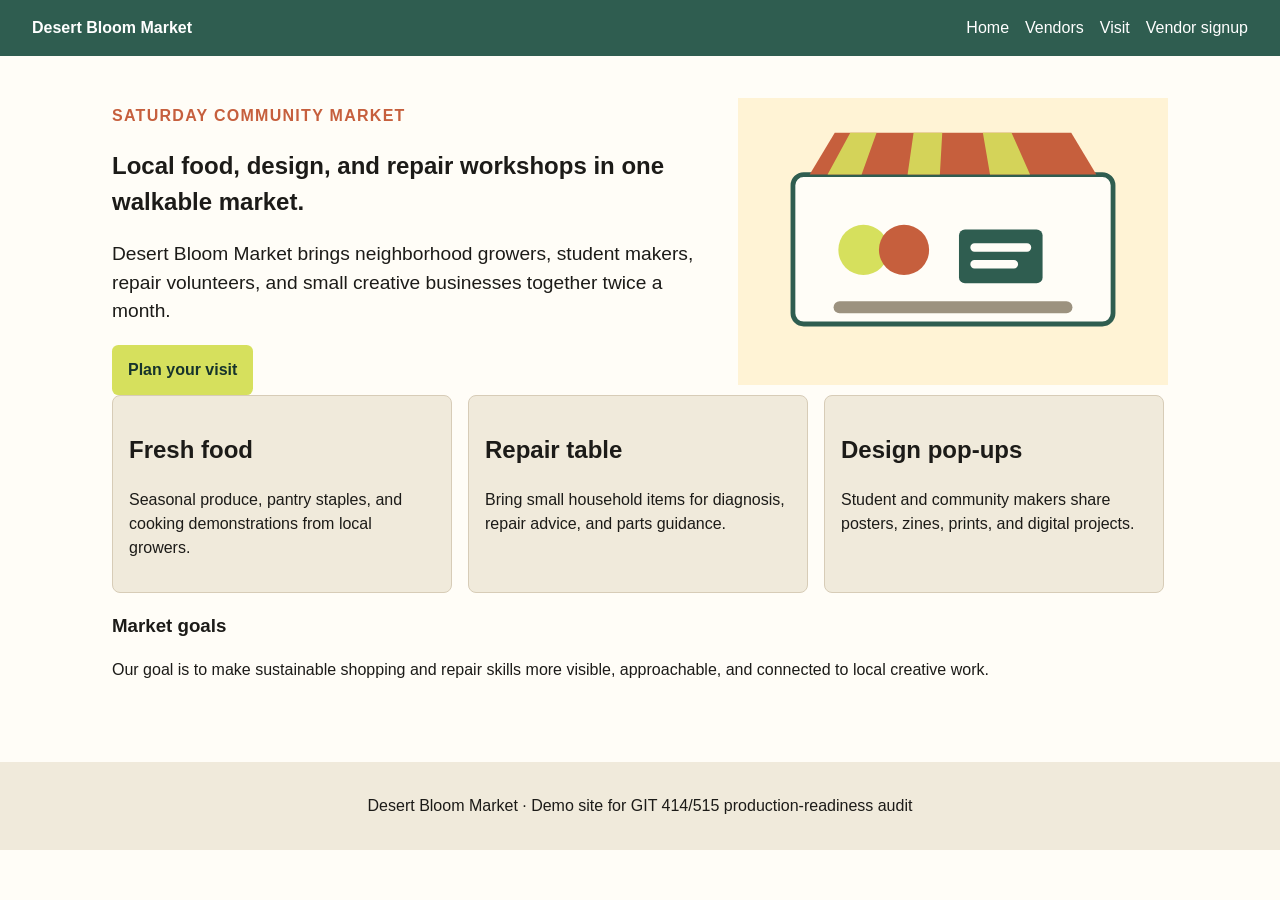
<file: index.html>
<!doctype html>
<html lang="en">
<head>
  <meta charset="utf-8">
  <title>Desert Bloom Market</title>
  <meta name="description" content="Desert Bloom Market is a local community-based market featuring food, repairs, and design pop-ups.">
  <link rel="stylesheet" href="assets/styles.css">
</head>
<body>
  <header class="site-header">
    <a class="logo" href="index.html">Desert Bloom Market</a>
    <nav aria-label="Main navigation">
      <a href="index.html">Home</a>
      <a href="vendors.html">Vendors</a>
      <a href="visit.html">Visit</a>
      <a href="signup.html">Vendor signup</a>
    </nav>
  </header>

  <main class="page">
    <section class="hero">
      <div>
        <p class="eyebrow">Saturday Community Market</p>
        <h1>Local food, design, and repair workshops in one walkable market.</h1>
        <p class="lede">Desert Bloom Market brings neighborhood growers, student makers, repair volunteers, and small creative businesses together twice a month.</p>
        <a class="button" href="visit.html">Plan your visit</a>
      </div>
      <img class="hero-image" src="assets/market-hero.svg" alt="market">
    </section>

    <section class="feature-row">
      <article class="feature-card">
        <h2>Fresh food</h2>
        <p>Seasonal produce, pantry staples, and cooking demonstrations from local growers.</p>
      </article>
      <article class="feature-card highlight">
        <h2>Repair table</h2>
        <p>Bring small household items for diagnosis, repair advice, and parts guidance.</p>
      </article>
      <article class="feature-card">
        <h2>Design pop-ups</h2>
        <p>Student and community makers share posters, zines, prints, and digital projects.</p>
      </article>
    </section>

    <section>
      <h3>Market goals</h3>
      <p>Our goal is to make sustainable shopping and repair skills more visible, approachable, and connected to local creative work.</p>
    </section>
  </main>

  <footer>
    <p>Desert Bloom Market · Demo site for GIT 414/515 production-readiness audit</p>
  </footer>
</body>
</html>
</file>
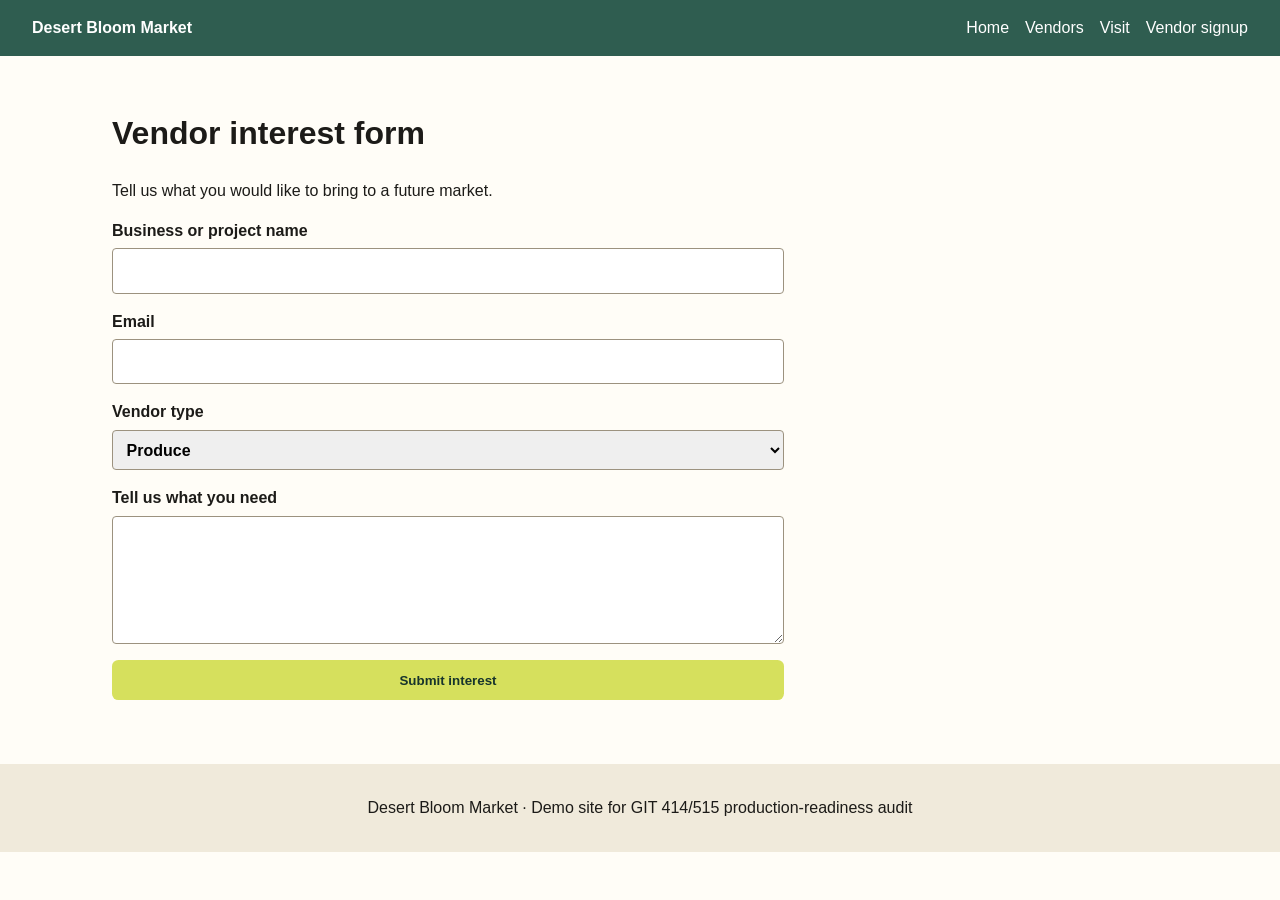
<file: signup.html>
<!doctype html>
<html lang="en">
<head>
  <meta charset="utf-8">
  <meta name="viewport" content="width=device-width, initial-scale=1">
  <title>Vendor Signup</title>
  <meta name="description" content="Interest form for Desert Bloom Market vendors.">
  <link rel="stylesheet" href="assets/styles.css">
</head>
<body>
  <header class="site-header">
    <a class="logo" href="index.html">Desert Bloom Market</a>
    <nav aria-label="Main navigation">
      <a href="index.html">Home</a>
      <a href="vendors.html">Vendors</a>
      <a href="visit.html">Visit</a>
      <a href="signup.html">Vendor signup</a>
    </nav>
  </header>

  <main class="page">
    <h1>Vendor interest form</h1>
    <p>Tell us what you would like to bring to a future market.</p>

    <form action="submit-form.php" method="post">
      <label>Business or project name
        <input type="text" name="business">
      </label>
      <label>Email
        <input type="email" name="email">
      </label>
      <label>Vendor type
        <select name="type">
          <option>Produce</option>
          <option>Prepared food</option>
          <option>Repair</option>
          <option>Creative goods</option>
        </select>
      </label>
      <label>Tell us what you need
        <textarea name="needs"></textarea>
      </label>
      <button type="submit">Submit interest</button>
    </form>
  </main>

  <footer>
    <p>Desert Bloom Market · Demo site for GIT 414/515 production-readiness audit</p>
  </footer>
</body>
</html>
</file>
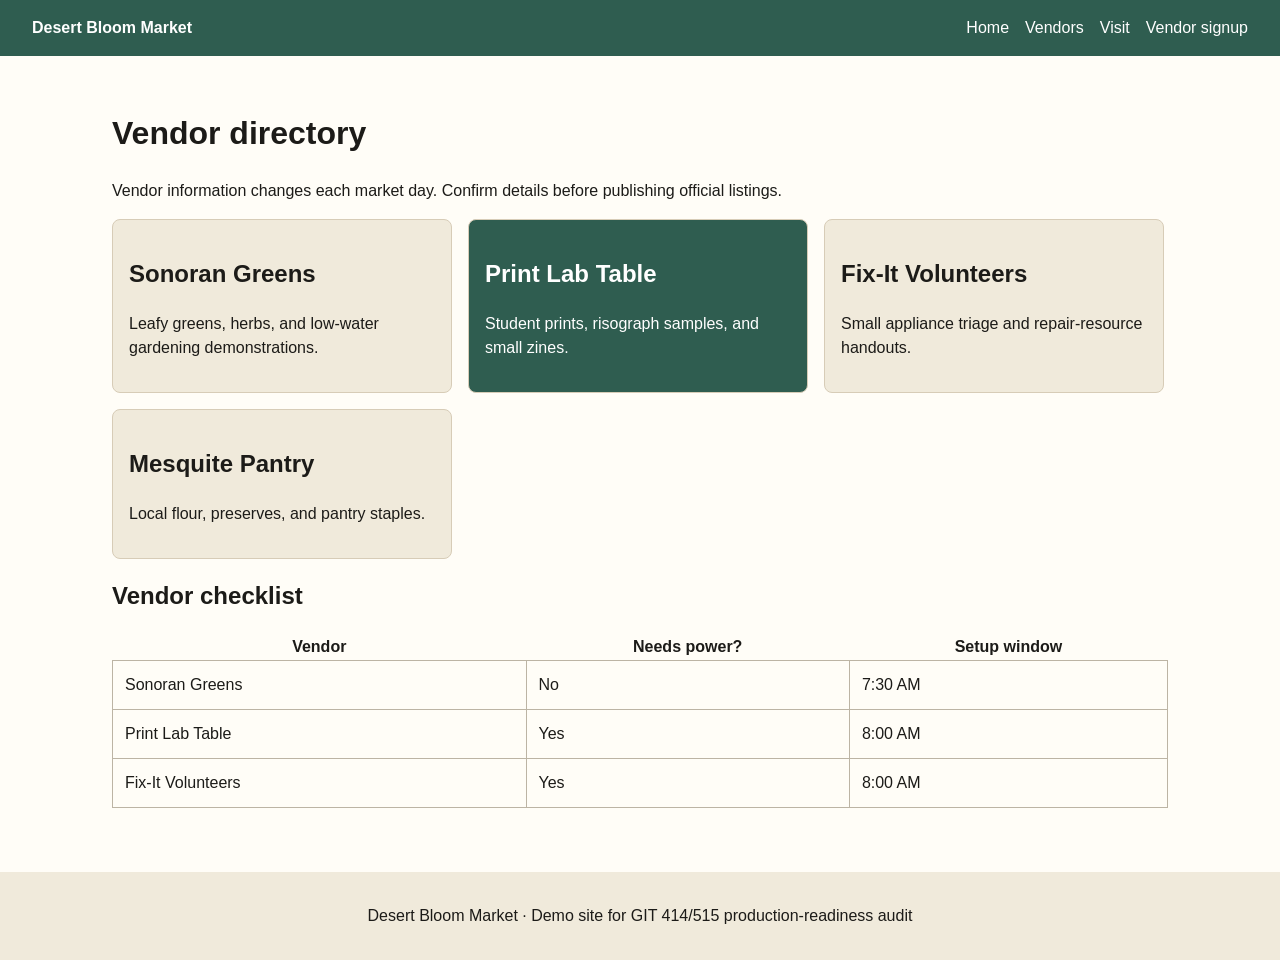
<file: vendors.html>
<!doctype html>
<html lang="en">
<head>
  <meta charset="utf-8">
  <meta name="viewport" content="width=device-width, initial-scale=1">
  <title>Vendors</title>
  <meta name="description" content="Vendor list for Desert Bloom Market.">
  <link rel="stylesheet" href="assets/styles.css">
</head>
<body>
  <header class="site-header">
    <a class="logo" href="index.html">Desert Bloom Market</a>
    <nav aria-label="Main navigation">
      <a href="index.html">Home</a>
      <a href="vendors.html">Vendors</a>
      <a href="visit.html">Visit</a>
      <a href="signup.html">Vendor signup</a>
    </nav>
  </header>

  <main class="page">
    <h1>Vendor directory</h1>
    <p>Vendor information changes each market day. Confirm details before publishing official listings.</p>

    <div class="vendor-grid">
      <article class="vendor-card">
        <h2>Sonoran Greens</h2>
        <p>Leafy greens, herbs, and low-water gardening demonstrations.</p>
      </article>
      <article class="vendor-card special">
        <h2>Print Lab Table</h2>
        <p>Student prints, risograph samples, and small zines.</p>
      </article>
      <article class="vendor-card">
        <h2>Fix-It Volunteers</h2>
        <p>Small appliance triage and repair-resource handouts.</p>
      </article>
      <article class="vendor-card">
        <h2>Mesquite Pantry</h2>
        <p>Local flour, preserves, and pantry staples.</p>
      </article>
    </div>

    <h2>Vendor checklist</h2>
    <table>
      <tr>
        <th>Vendor</th>
        <th>Needs power?</th>
        <th>Setup window</th>
      </tr>
      <tr>
        <td>Sonoran Greens</td>
        <td>No</td>
        <td>7:30 AM</td>
      </tr>
      <tr>
        <td>Print Lab Table</td>
        <td>Yes</td>
        <td>8:00 AM</td>
      </tr>
      <tr>
        <td>Fix-It Volunteers</td>
        <td>Yes</td>
        <td>8:00 AM</td>
      </tr>
    </table>
  </main>

  <footer>
    <p>Desert Bloom Market · Demo site for GIT 414/515 production-readiness audit</p>
  </footer>
</body>
</html>
</file>
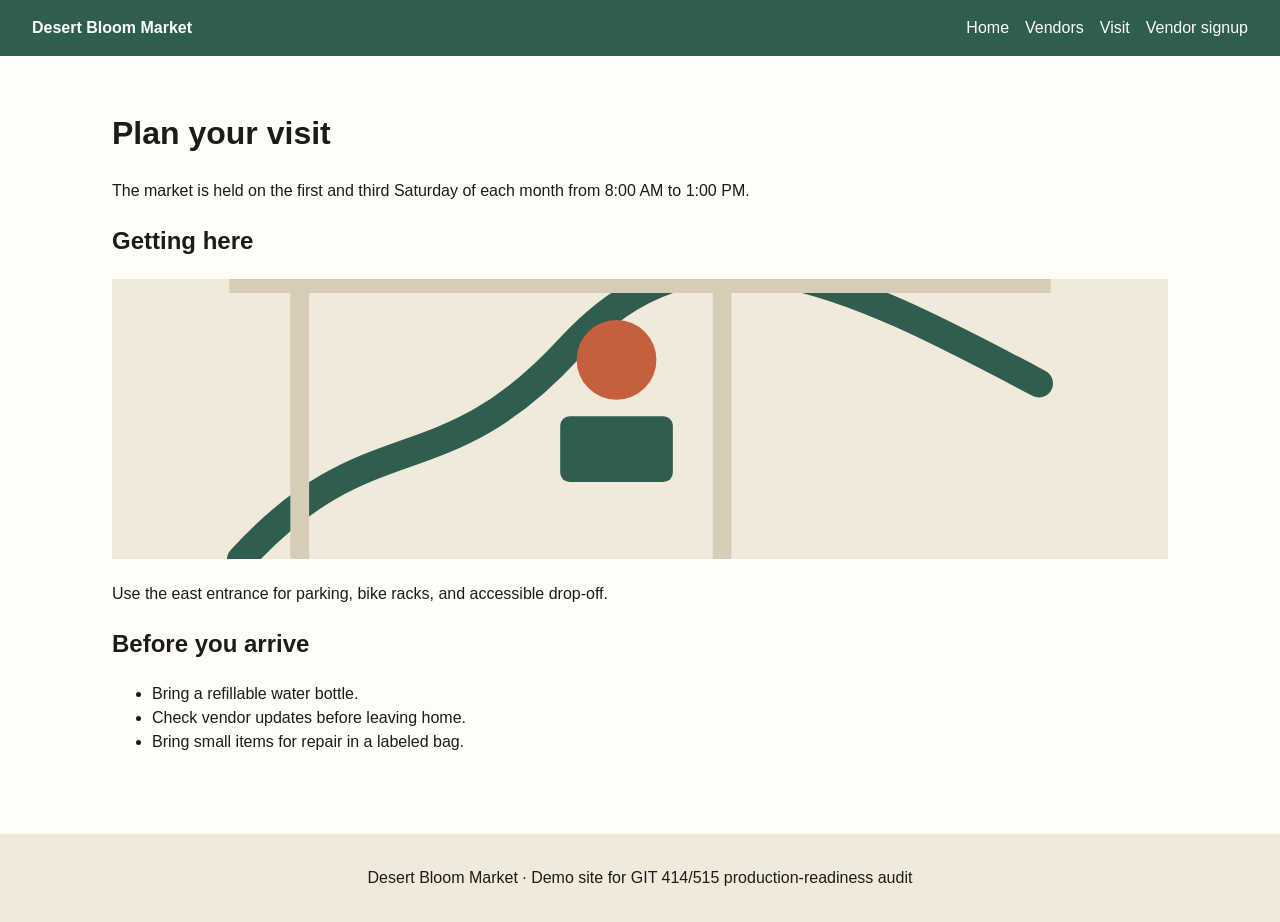
<file: visit.html>
<!doctype html>
<html lang="en">
<head>
  <meta charset="utf-8">
  <meta name="viewport" content="width=device-width, initial-scale=1">
  <title>Visit Desert Bloom Market</title>
  <meta name="description" content="Plan a visit to Desert Bloom Market.">
  <meta property="og:title" content="Visit Desert Bloom Market">
  <link rel="stylesheet" href="assets/styles.css">
</head>
<body>
  <header class="site-header">
    <a class="logo" href="index.html">Desert Bloom Market</a>
    <nav aria-label="Main navigation">
      <a href="index.html">Home</a>
      <a href="vendors.html">Vendors</a>
      <a href="visit.html">Visit</a>
      <a href="signup.html">Vendor signup</a>
    </nav>
  </header>

  <main class="page">
    <h1>Plan your visit</h1>
    <p>The market is held on the first and third Saturday of each month from 8:00 AM to 1:00 PM.</p>

    <section class="directions">
      <h2>Getting here</h2>
      <img src="assets/map-placeholder.svg" alt="Map that shows the entrances, exits, and key locations of the market">
      <p>Use the east entrance for parking, bike racks, and accessible drop-off.</p>
    </section>

    <section>
      <h2>Before you arrive</h2>
      <ul>
        <li>Bring a refillable water bottle.</li>
        <li>Check vendor updates before leaving home.</li>
        <li>Bring small items for repair in a labeled bag.</li>
      </ul>
    </section>
  </main>

  <footer>
    <p>Desert Bloom Market · Demo site for GIT 414/515 production-readiness audit</p>
  </footer>
</body>
</html>
</file>
<file: assets/styles.css>
:root {
  --green: #2f5d50;
  --lime: #d6e05d;
  --clay: #c65f3d;
  --paper: #fffdf7;
  --ink: #1c1b18;
  --muted: #f0eadb;
}

* {
  box-sizing: border-box;
}

body {
  margin: 0;
  font-family: Arial, Helvetica, sans-serif;
  color: var(--ink);
  background: var(--paper);
  line-height: 1.5;
}

a {
  color: var(--green);
}

a:focus {
  outline: 0;
}

.site-header {
  display: flex;
  align-items: center;
  justify-content: space-between;
  gap: 2rem;
  padding: 1rem 2rem;
  background: var(--green);
}

.logo,
nav a {
  color: white;
  text-decoration: none;
}

.logo {
  font-weight: 700;
}

nav {
  display: flex;
  gap: 1rem;
  white-space: nowrap;
}

.page {
  width: 1120px;
  margin: 0 auto;
  padding: 2rem;
}

.hero {
  display: grid;
  grid-template-columns: minmax(0, 1fr) 430px;
  gap: 2rem;
  align-items: center;
}

.hero-image {
  width: 100%;
}

.eyebrow {
  color: var(--clay);
  font-weight: 700;
  text-transform: uppercase;
  letter-spacing: .08em;
}

.lede {
  font-size: 1.2rem;
}

.button,
button {
  display: inline-block;
  background: var(--lime);
  color: #17342c;
  border: none;
  border-radius: .4rem;
  padding: .8rem 1rem;
  font-weight: 700;
  text-decoration: none;
}

.feature-row,
.vendor-grid {
  display: grid;
  grid-template-columns: repeat(3, 340px);
  gap: 1rem;
}

.feature-card,
.vendor-card {
  padding: 1rem;
  border-radius: .5rem;
  background: var(--muted);
  border: 1px solid #d7ccb7;
}

main .vendor-grid article.special {
  background: var(--green);
  color: white;
}

.directions img {
  width: 100%;
  max-height: 280px;
  object-fit: cover;
}

table {
  width: 100%;
  border-collapse: collapse;
  margin-top: 1rem;
}

td {
  border: 1px solid #bcb4a4;
  padding: .75rem;
}

form {
  display: grid;
  gap: 1rem;
  max-width: 42rem;
}

label {
  display: grid;
  gap: .35rem;
  font-weight: 700;
}

input,
select,
textarea {
  font: inherit;
  border: 1px solid #9c927f;
  border-radius: .25rem;
  padding: .6rem;
}

textarea {
  min-height: 8rem;
}

footer {
  margin-top: 2rem;
  padding: 1rem 2rem;
  background: var(--muted);
  text-align: center;
}

@media (max-width: 980px) {
  .page {
    width: 100%;
    padding: 1rem;
  }
  
  .hero,
  .feature-row,
  .vendor-grid {
    grid-template-columns: 1fr;
  }
}
</file>
